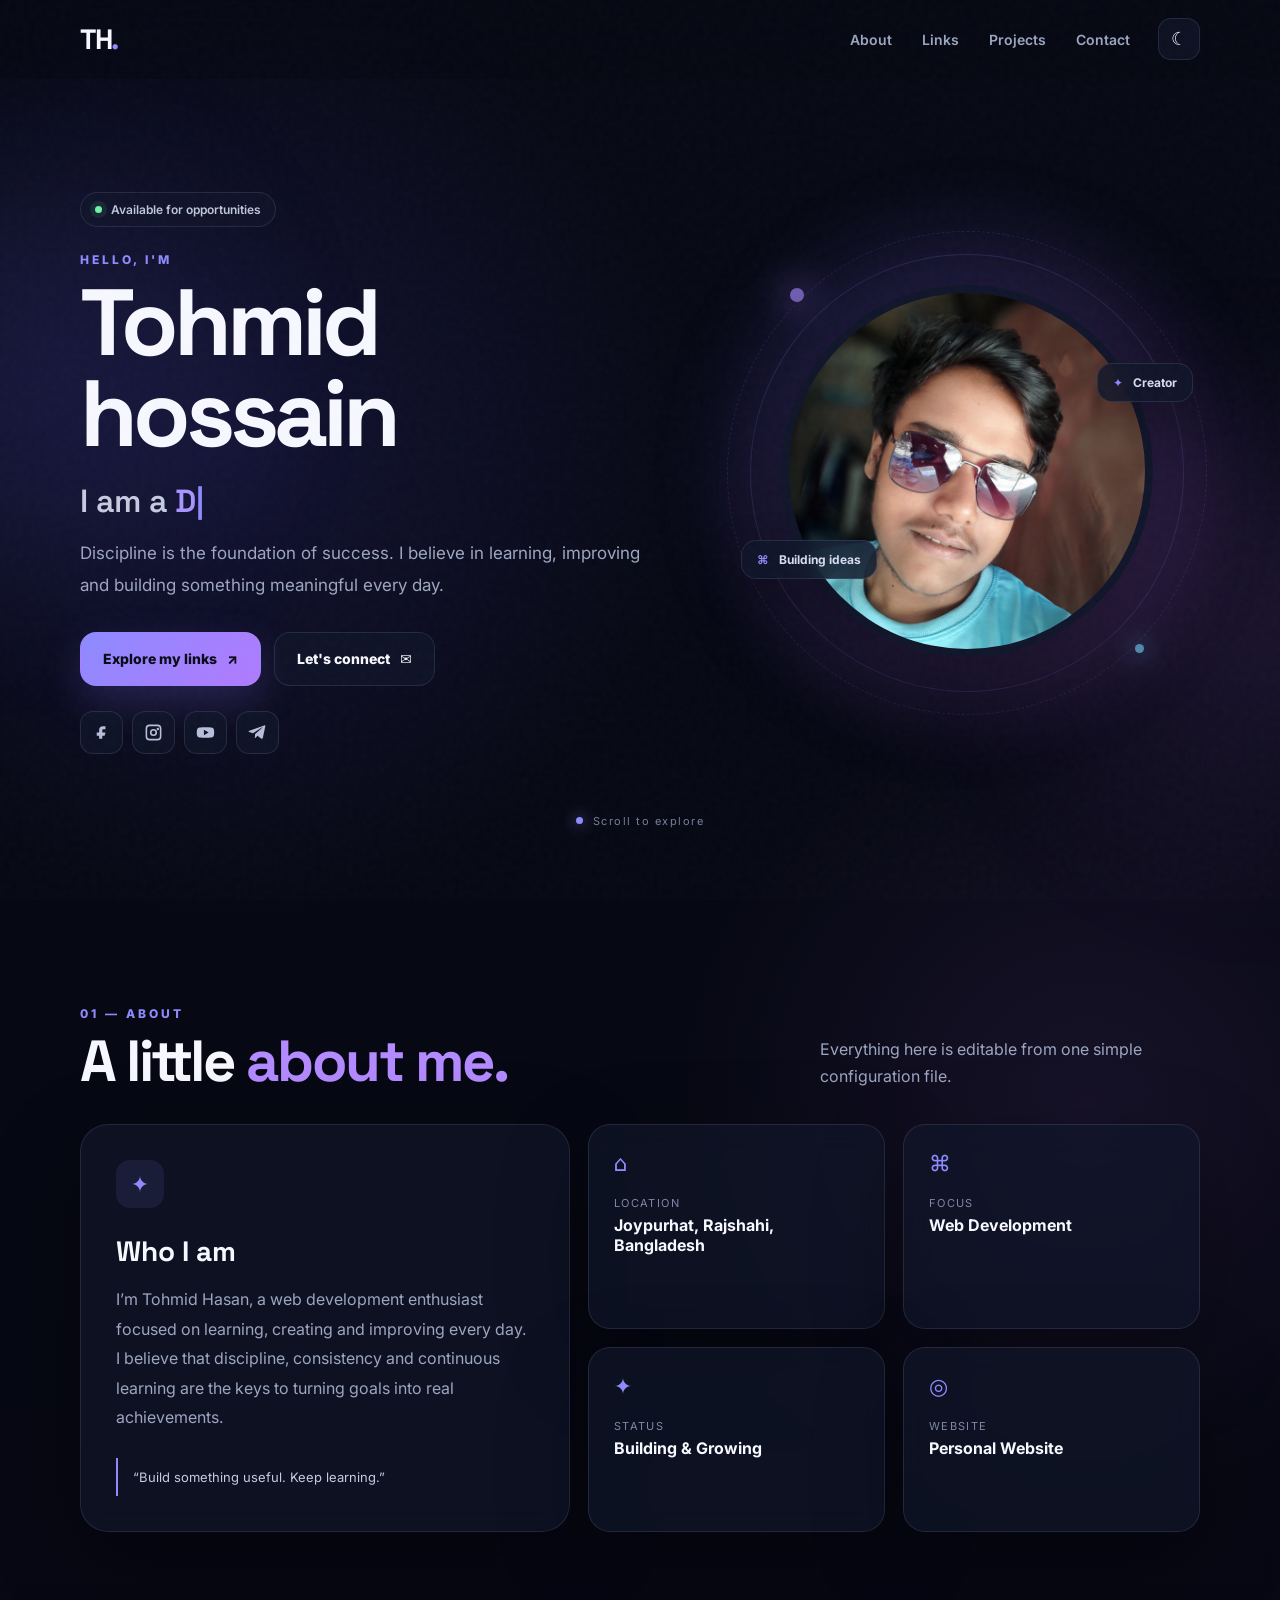
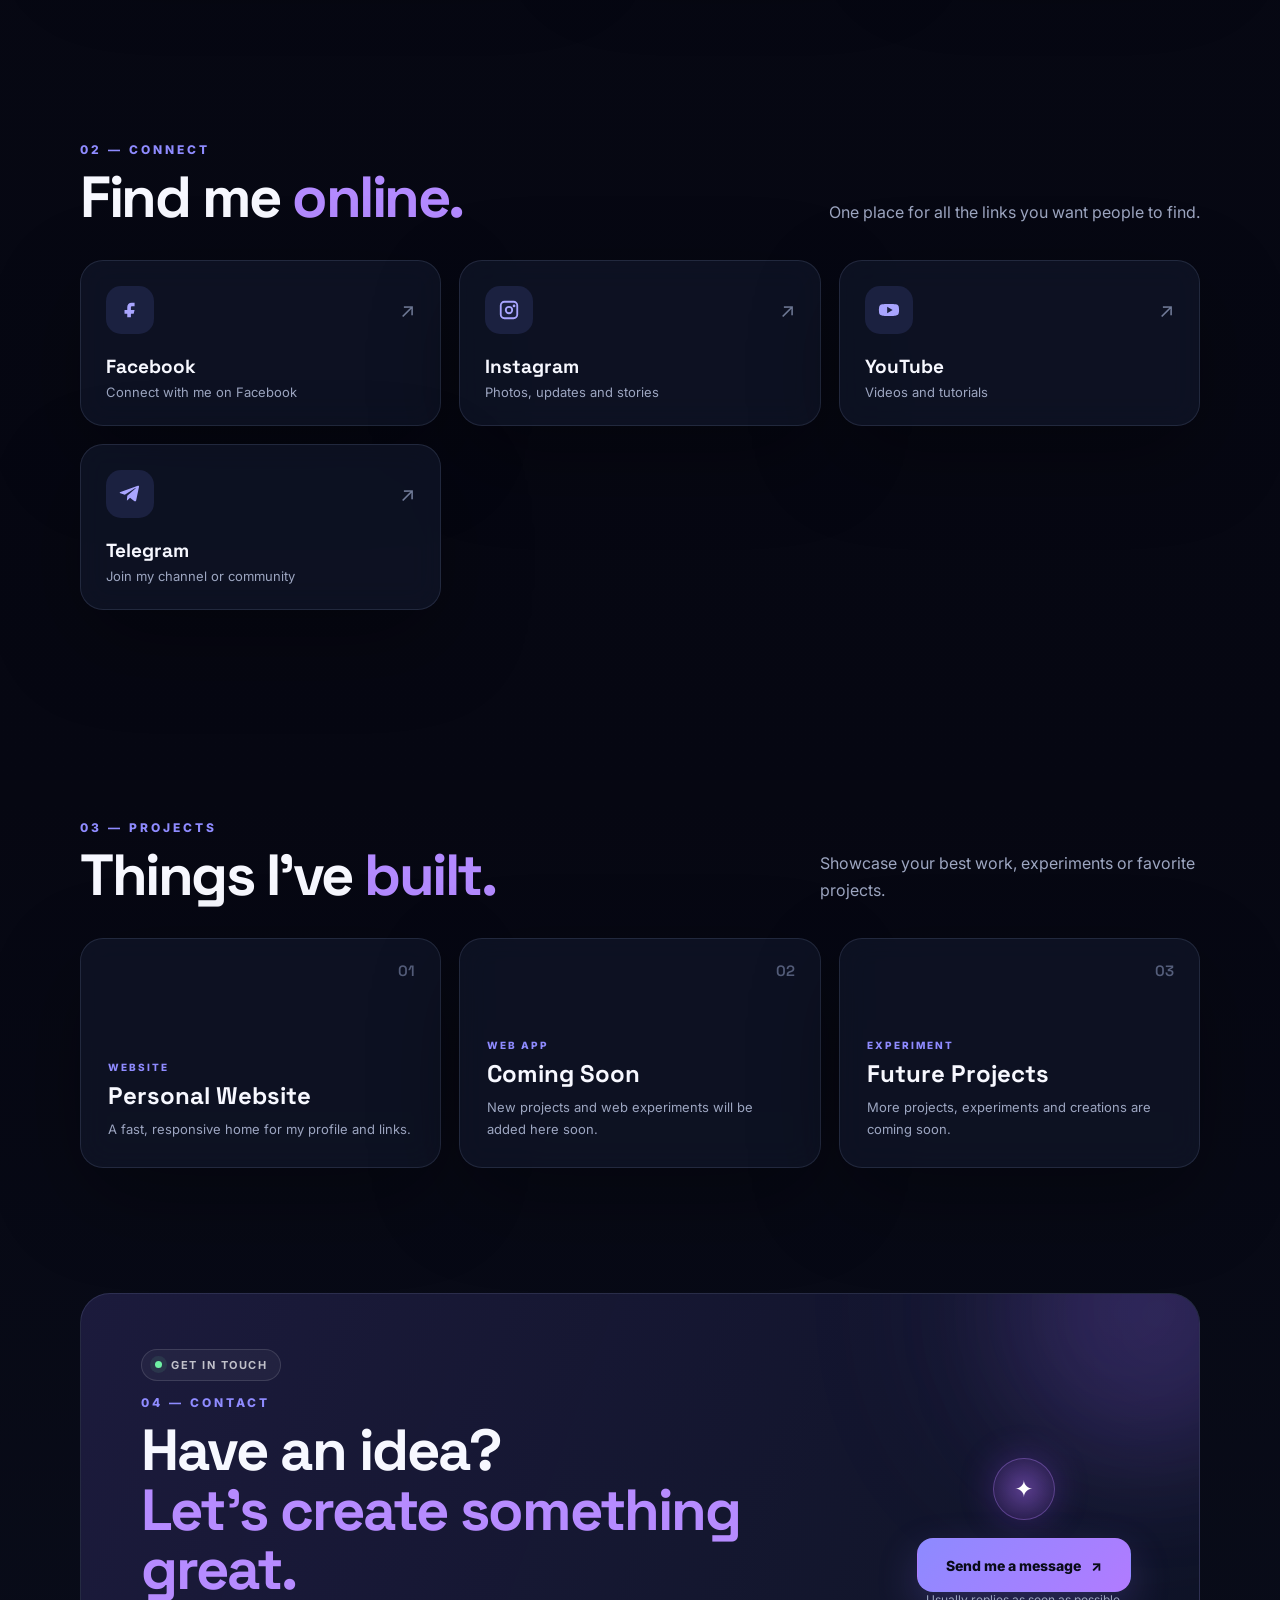
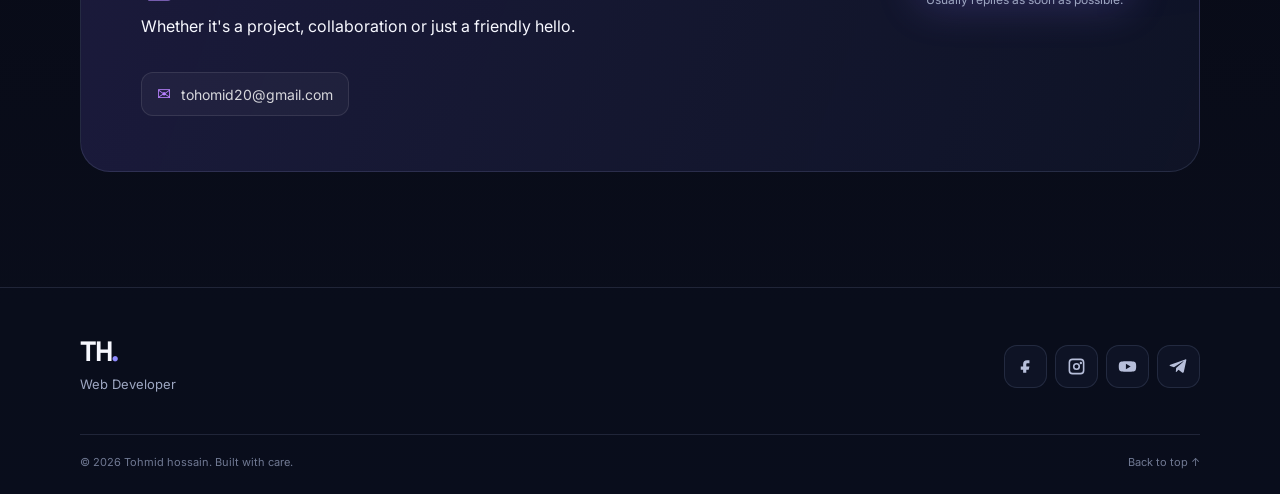
<file: index.html>
<!doctype html>
<html lang="en">
<head>
  <meta charset="utf-8">
  <meta name="google-site-verification" content="zMmWGS7sXZFOZormukbZlUJLCNGxxXY0jKE3ExCUGZ8" />
  <meta name="viewport" content="width=device-width, initial-scale=1">
  <meta name="theme-color" content="#070914">
  <meta name="description" content="Tohmid Hasan — Web Developer, creator and learner. Explore my profile, projects and social links.">
  <meta property="og:title" content="Tohmid Hasan — Personal Website">
  <meta property="og:description" content="Explore Tohmid Hasan's profile, projects and social links.">
  <meta property="og:type" content="website">
  <meta property="og:url" content="https://tohmid20.github.io/personal-website/">
  <meta property="og:image" content="https://tohmid20.github.io/personal-website/assets/profile.jpg">
  <meta name="twitter:card" content="summary_large_image">
  <meta name="twitter:title" content="Tohmid Hasan — Personal Website">
  <meta name="twitter:description" content="Explore Tohmid Hasan's profile, projects and social links.">
  <meta name="twitter:image" content="https://tohmid20.github.io/personal-website/assets/profile.jpg">
  <title>Tohmid Hasan — Personal Website</title>
  <link rel="icon" type="image/svg+xml" href="assets/favicon.svg">
  <link rel="preconnect" href="https://fonts.googleapis.com">
  <link rel="preconnect" href="https://fonts.gstatic.com" crossorigin>
  <link href="https://fonts.googleapis.com/css2?family=Inter:wght@400;500;600;700;800&family=Space+Grotesk:wght@500;600;700&display=swap" rel="stylesheet">
  <link rel="stylesheet" href="style.css">
  <link rel="manifest" href="manifest.json">
</head>
<body>
  <div class="noise"></div>
  <div class="aurora aurora-a"></div>
  <div class="aurora aurora-b"></div>

  <header class="header" id="header">
    <nav class="nav container">
      <a href="#home" class="logo" aria-label="Home">TH<span>.</span></a>

      <div class="desktop-nav">
        <a href="#about">About</a>
        <a href="#links">Links</a>
        <a href="#projects">Projects</a>
        <a href="#contact">Contact</a>
      </div>

      <div class="nav-tools">
        <button class="round-btn" id="themeBtn" aria-label="Toggle theme" title="Toggle theme">☾</button>
        <button class="round-btn menu-toggle" id="menuBtn" aria-label="Open menu" aria-expanded="false">
          <span></span><span></span><span></span>
        </button>
      </div>

      <div class="mobile-menu" id="mobileMenu">
        <a href="#about">About</a>
        <a href="#links">Links</a>
        <a href="#projects">Projects</a>
        <a href="#contact">Contact</a>
      </div>
    </nav>
  </header>

  <main>
    <section class="hero container" id="home">
      <div class="hero-grid">
        <div class="hero-copy reveal">
          <div class="status-pill"><span class="pulse-dot"></span> Available for opportunities</div>
          <p class="kicker">HELLO, I'M</p>
          <h1 id="name">Tohmid Hasan</h1>
          <h2>I am a <span class="typing" id="typing"></span><span class="cursor">|</span></h2>
          <p class="lead" id="bio">
            I build useful digital experiences, experiment with technology and share what I learn.
          </p>

          <div class="hero-actions">
            <a class="btn btn-primary" href="#links">Explore my links <span>↗</span></a>
            <a class="btn btn-ghost" href="#contact">Let's connect <span>✉</span></a>
          </div>

          <div class="social-row" id="heroSocials" aria-label="Social links"></div>
        </div>

        <div class="hero-visual reveal reveal-delay">
          <div class="orb orb-one"></div>
          <div class="orb orb-two"></div>
          <div class="photo-wrap">
            <div class="photo-glow"></div>
            <img id="profile" src="assets/profile.jpg" alt="Your profile photo"
                 onerror="this.style.display='none'; document.getElementById('fallback').style.display='grid';">
            <div id="fallback" class="fallback">TH</div>
            <div class="floating-card card-top"><span>✦</span> Creator</div>
            <div class="floating-card card-bottom"><span>⌘</span> Building ideas</div>
          </div>
        </div>
      </div>
      <div class="scroll-cue"><span></span> Scroll to explore</div>
    </section>

    <section class="section container" id="about">
      <div class="section-head reveal">
        <div>
          <p class="kicker">01 — ABOUT</p>
          <h2>A little <span>about me.</span></h2>
        </div>
        <p>Everything here is editable from one simple configuration file.</p>
      </div>

      <div class="about-grid">
        <article class="glass-card about-card reveal">
          <div class="mini-icon">✦</div>
          <h3>Who I am</h3>
          <p id="aboutText">
            I'm a curious person who enjoys learning, creating projects and turning ideas into simple digital experiences.
          </p>
          <div class="quote">“Build something useful. Keep learning.”</div>
        </article>

        <div class="facts-grid" id="facts"></div>
      </div>
    </section>

    <section class="section container" id="links">
      <div class="section-head reveal">
        <div>
          <p class="kicker">02 — CONNECT</p>
          <h2>Find me <span>online.</span></h2>
        </div>
        <p>One place for all the links you want people to find.</p>
      </div>
      <div class="link-grid" id="linksGrid"></div>
    </section>

    <section class="section container" id="projects">
      <div class="section-head reveal">
        <div>
          <p class="kicker">03 — PROJECTS</p>
          <h2>Things I've <span>built.</span></h2>
        </div>
        <p>Showcase your best work, experiments or favorite projects.</p>
      </div>
      <div class="project-grid" id="projectsGrid"></div>
    </section>

    <section class="cta container reveal" id="contact">
      <div class="cta-inner contact-premium">
        <div class="contact-copy">
          <div class="contact-badge"><span class="pulse-dot"></span> GET IN TOUCH</div>
          <p class="kicker">04 — CONTACT</p>
          <h2>Have an idea?<br><span>Let's create something great.</span></h2>
          <p id="contactText">Whether it's a project, collaboration or just a friendly hello — I'd love to hear from you.</p>
          <div class="contact-email"><span>✉</span><span id="contactEmail">tohomid20@gmail.com</span></div>
        </div>
        <div class="contact-action">
          <div class="contact-orb">✦</div>
          <a class="btn btn-primary big contact-btn" id="emailLink" href="mailto:tohomid20@gmail.com">Send me a message <span>↗</span></a>
          <p>Usually replies as soon as possible.</p>
        </div>
      </div>
    </section>
  </main>

  <footer class="footer">
    <div class="container footer-top">
      <div>
        <a href="#home" class="logo">TH<span>.</span></a>
        <p id="footerRole">Web Developer</p>
      </div>
      <div class="footer-socials" id="footerSocials"></div>
    </div>
    <div class="container footer-bottom">
      <span id="copyright"></span>
      <a href="#home">Back to top ↑</a>
    </div>
  </footer>

  <script src="script.js"></script>
  <script>if ("serviceWorker" in navigator) { window.addEventListener("load", () => navigator.serviceWorker.register("./service-worker.js")); }</script>
</body>
</html>
</file>
<file: style.css>
*{box-sizing:border-box}
:root{
  --bg:#070914;--bg-soft:#0c1020;--surface:rgba(18,23,43,.66);--surface-solid:#12172a;
  --line:rgba(151,159,205,.16);--text:#f7f8ff;--muted:#9da6c1;
  --purple:#8f8bff;--violet:#bd78ff;--cyan:#73d9ff;
  --shadow:0 30px 90px rgba(0,0,0,.32);--radius:28px
}
html{scroll-behavior:smooth}
body{
  margin:0;color:var(--text);background:
  radial-gradient(circle at 18% 12%,rgba(100,86,255,.13),transparent 30rem),
  radial-gradient(circle at 85% 30%,rgba(189,120,255,.09),transparent 26rem),
  linear-gradient(180deg,var(--bg),#060712 65%,#0a0e1c);
  font-family:Inter,system-ui,sans-serif;overflow-x:hidden
}
body.light{
  --bg:#f4f6fb;--bg-soft:#edf0f7;--surface:rgba(255,255,255,.72);--surface-solid:#fff;
  --line:rgba(42,51,82,.14);--text:#13182a;--muted:#65708b;
  background:radial-gradient(circle at 18% 12%,rgba(115,108,255,.12),transparent 30rem),linear-gradient(180deg,#f7f8fc,#edf0f7)
}
a{text-decoration:none;color:inherit}.container{width:min(1120px,calc(100% - 40px));margin:auto}
.noise{position:fixed;inset:0;pointer-events:none;opacity:.025;z-index:100;background-image:url("data:image/svg+xml,%3Csvg viewBox='0 0 180 180' xmlns='http://www.w3.org/2000/svg'%3E%3Cfilter id='n'%3E%3CfeTurbulence type='fractalNoise' baseFrequency='.8' numOctaves='3' stitchTiles='stitch'/%3E%3C/filter%3E%3Crect width='100%25' height='100%25' filter='url(%23n)'/%3E%3C/svg%3E")}
.aurora{position:fixed;width:380px;height:380px;border-radius:50%;filter:blur(100px);opacity:.11;pointer-events:none}.aurora-a{background:#756eff;top:20%;left:-170px;animation:drift 14s ease-in-out infinite}.aurora-b{background:#c56fff;right:-170px;bottom:10%;animation:drift 18s ease-in-out infinite reverse}
@keyframes drift{50%{transform:translate(80px,-50px) scale(1.12)}}
.header{position:sticky;top:0;z-index:90;border-bottom:1px solid transparent;transition:.3s;background:rgba(7,9,20,.48);backdrop-filter:blur(18px)}
body.light .header{background:rgba(247,248,252,.7)}
.header.scrolled{border-color:var(--line)}
.nav{height:78px;display:flex;align-items:center;justify-content:space-between;position:relative}
.logo{font:700 28px "Space Grotesk",sans-serif;letter-spacing:-1.5px}.logo span{color:var(--purple)}
.desktop-nav{display:flex;gap:30px;margin-left:auto;margin-right:28px}.desktop-nav a,.mobile-menu a{font-size:14px;color:var(--muted);font-weight:600;transition:.2s}.desktop-nav a:hover,.mobile-menu a:hover{color:var(--text)}
.nav-tools{display:flex;gap:8px}.round-btn{border:1px solid var(--line);background:var(--surface);color:var(--text);width:42px;height:42px;border-radius:13px;cursor:pointer;font-size:18px;display:grid;place-items:center}
.menu-toggle{display:none;gap:4px}.menu-toggle span{width:17px;height:2px;background:currentColor;border-radius:5px;transition:.25s}
.mobile-menu{display:none;position:absolute;top:72px;left:0;right:0;padding:14px;background:rgba(12,16,32,.96);border:1px solid var(--line);border-radius:18px;box-shadow:var(--shadow)}
.mobile-menu a{display:block;padding:12px}
.hero{min-height:calc(100vh - 78px);display:grid;align-content:center;padding:90px 0 50px;position:relative}
.hero-grid{display:grid;grid-template-columns:1.12fr .88fr;align-items:center;gap:60px}
.status-pill{display:inline-flex;align-items:center;gap:9px;border:1px solid var(--line);background:rgba(18,23,43,.58);padding:9px 14px;border-radius:999px;color:#bfc7db;font-size:12px;font-weight:600;margin-bottom:25px}
.pulse-dot{width:7px;height:7px;background:#6ff2a4;border-radius:50%;box-shadow:0 0 0 5px rgba(111,242,164,.09);animation:pulse 1.7s infinite}
@keyframes pulse{50%{box-shadow:0 0 0 10px rgba(111,242,164,0)}}
.kicker{font-size:12px;letter-spacing:3px;color:var(--purple);font-weight:800;margin:0 0 11px}
.hero h1{font:700 clamp(50px,7.4vw,94px)/.96 "Space Grotesk",sans-serif;letter-spacing:-5px;margin:0}
.hero h2{font:600 clamp(21px,3vw,32px) "Space Grotesk",sans-serif;color:#c6cce0;margin:22px 0 16px}.hero h2 .typing{color:#a895ff}.cursor{color:var(--purple);animation:blink .8s infinite}@keyframes blink{50%{opacity:0}}
.lead{max-width:640px;color:var(--muted);font-size:17px;line-height:1.9;margin:0}.hero-actions{display:flex;gap:13px;flex-wrap:wrap;margin-top:30px}
.btn{min-height:54px;padding:0 22px;border-radius:16px;display:inline-flex;align-items:center;justify-content:center;gap:10px;font-size:14px;font-weight:800;transition:.25s;border:1px solid transparent}
.btn:hover{transform:translateY(-3px)}.btn-primary{background:linear-gradient(135deg,#8d8aff,#b17bff);color:#090b18;box-shadow:0 15px 40px rgba(135,116,255,.22)}.btn-ghost{border-color:var(--line);background:var(--surface);color:var(--text)}.btn.big{padding:0 28px;min-width:210px}
.social-row{display:flex;gap:9px;margin-top:25px}.social{width:43px;height:43px;border:1px solid var(--line);border-radius:13px;display:grid;place-items:center;background:var(--surface);color:#b7bfda;transition:.25s}.social:hover{color:white;transform:translateY(-3px);border-color:rgba(143,139,255,.55);box-shadow:0 8px 30px rgba(115,108,255,.14)}.social svg{width:19px;height:19px;fill:currentColor}
.hero-visual{min-height:530px;display:grid;place-items:center;position:relative}.photo-wrap{width:min(390px,78vw);aspect-ratio:1;border-radius:50%;padding:9px;position:relative}
.photo-wrap:before{content:"";position:absolute;inset:-22px;border:1px solid rgba(143,139,255,.16);border-radius:50%;animation:spin 18s linear infinite}.photo-wrap:after{content:"";position:absolute;inset:-45px;border:1px dashed rgba(189,120,255,.14);border-radius:50%;animation:spin 27s linear infinite reverse}
@keyframes spin{to{transform:rotate(360deg)}}
.photo-glow{position:absolute;inset:-35px;border-radius:50%;background:linear-gradient(135deg,#726dff,#d075ff);filter:blur(45px);opacity:.2;animation:glow 4s ease-in-out infinite alternate}@keyframes glow{to{transform:scale(1.06);opacity:.3}}
.photo-wrap img,.fallback{position:relative;width:100%;height:100%;border-radius:50%;object-fit:cover;border:8px solid #11162a;box-shadow:0 30px 90px rgba(0,0,0,.42);background:linear-gradient(135deg,#23294a,#11162b);z-index:2}.fallback{display:none;place-items:center;font:700 80px "Space Grotesk";color:#aaa6ff}
.orb{position:absolute;border-radius:50%;filter:blur(.2px);opacity:.65}.orb-one{width:14px;height:14px;background:#a88cff;top:15%;left:12%;box-shadow:0 0 35px 8px rgba(168,140,255,.45);animation:float 5s ease-in-out infinite}.orb-two{width:9px;height:9px;background:#72dcff;bottom:16%;right:12%;box-shadow:0 0 25px 5px rgba(114,220,255,.4);animation:float 6s ease-in-out infinite reverse}@keyframes float{50%{transform:translateY(-18px)}}
.floating-card{position:absolute;z-index:4;padding:11px 15px;border:1px solid var(--line);background:rgba(17,22,42,.82);backdrop-filter:blur(14px);border-radius:15px;box-shadow:0 18px 45px rgba(0,0,0,.25);font-size:12px;font-weight:700;color:#d7dced;animation:floatCard 5s ease-in-out infinite}.floating-card span{color:var(--purple);margin-right:7px}.card-top{right:-8%;top:22%}.card-bottom{left:-8%;bottom:23%;animation-delay:1.2s}@keyframes floatCard{50%{transform:translateY(-9px) rotate(1deg)}}
.scroll-cue{display:flex;align-items:center;gap:10px;justify-content:center;color:#747e9b;font-size:11px;letter-spacing:1.5px;margin-top:60px}.scroll-cue span{width:7px;height:7px;border-radius:50%;background:var(--purple);box-shadow:0 0 16px var(--purple);animation:pulse 1.6s infinite}
.section{padding:105px 0}.section-head{display:flex;justify-content:space-between;align-items:end;gap:30px;margin-bottom:34px}.section-head h2{font:700 clamp(36px,5vw,58px)/1 "Space Grotesk";letter-spacing:-2.5px;margin:0}.section-head h2 span{color:#b38aff}.section-head>p{max-width:380px;color:var(--muted);margin:0;line-height:1.7}
.about-grid{display:grid;grid-template-columns:1fr 1.25fr;gap:18px}.glass-card,.fact,.link-card,.project-card{border:1px solid var(--line);background:var(--surface);backdrop-filter:blur(15px);box-shadow:var(--shadow)}
.about-card{border-radius:var(--radius);padding:35px;min-height:350px}.mini-icon{width:48px;height:48px;border-radius:14px;background:rgba(143,139,255,.1);display:grid;place-items:center;color:var(--purple);font-size:22px;margin-bottom:25px}.about-card h3{font:700 28px "Space Grotesk";margin:0 0 12px}.about-card p{color:var(--muted);line-height:1.85}.quote{border-left:2px solid var(--purple);padding:11px 0 11px 15px;color:#c5cbe0;font-size:13px;margin-top:25px}
.facts-grid{display:grid;grid-template-columns:repeat(2,1fr);gap:18px}.fact{border-radius:22px;padding:25px;transition:.25s}.fact:hover{transform:translateY(-4px);border-color:rgba(143,139,255,.4)}.fact-icon{font-size:22px;color:var(--purple);margin-bottom:20px}.fact small{display:block;color:#7f89a5;font-size:11px;text-transform:uppercase;letter-spacing:1.4px;margin-bottom:5px}.fact strong{font-size:16px}
.link-grid{display:grid;grid-template-columns:repeat(3,1fr);gap:18px}.link-card{border-radius:23px;padding:25px;position:relative;overflow:hidden;transition:.3s}.link-card:before{content:"";position:absolute;width:100px;height:100px;border-radius:50%;background:var(--purple);filter:blur(55px);opacity:0;right:-30px;top:-30px;transition:.3s}.link-card:hover{transform:translateY(-5px);border-color:rgba(143,139,255,.4)}.link-card:hover:before{opacity:.16}.link-top{display:flex;align-items:center;justify-content:space-between}.link-icon{width:48px;height:48px;border-radius:15px;background:#1b2140;display:grid;place-items:center;color:#a9a5ff}.link-icon svg{width:22px;height:22px;fill:currentColor}.link-arrow{font-size:20px;color:#707a97}.link-card h3{margin:20px 0 5px;font:700 19px "Space Grotesk"}.link-card p{color:var(--muted);font-size:13px;margin:0}
.project-grid{display:grid;grid-template-columns:repeat(3,1fr);gap:18px}.project-card{min-height:230px;border-radius:23px;padding:27px;display:flex;flex-direction:column;justify-content:flex-end;position:relative;overflow:hidden;transition:.3s}.project-card:hover{transform:translateY(-5px)}.project-number{position:absolute;top:22px;right:25px;color:#555e7b;font:600 15px "Space Grotesk"}.project-tag{font-size:10px;letter-spacing:2px;color:var(--purple);font-weight:800;text-transform:uppercase}.project-card h3{font:700 24px "Space Grotesk";margin:7px 0}.project-card p{font-size:13px;color:var(--muted);line-height:1.7;margin:0}
.cta{padding:20px 0 115px}.cta-inner{border:1px solid var(--line);border-radius:30px;padding:55px 60px;background:linear-gradient(110deg,rgba(31,30,67,.85),rgba(17,22,42,.78));display:flex;justify-content:space-between;align-items:center;gap:30px;overflow:hidden;position:relative}.cta-inner:after{content:"";position:absolute;width:280px;height:280px;border-radius:50%;background:#8d7dff;filter:blur(110px);opacity:.14;right:-70px;top:-130px}.cta h2{font:700 clamp(36px,5vw,58px)/1.03 "Space Grotesk";letter-spacing:-2px;margin:0 0 14px}.cta h2 span{color:#b68bff}.cta p:last-child{color:var(--muted);margin:0}.footer{border-top:1px solid var(--line);padding:45px 0 25px;background:rgba(10,14,28,.55)}.footer-top{display:flex;justify-content:space-between;align-items:center}.footer-top p{color:var(--muted);font-size:13px;margin:7px 0}.footer-socials{display:flex;gap:8px}.footer-bottom{border-top:1px solid var(--line);margin-top:35px;padding-top:20px;display:flex;justify-content:space-between;color:#707993;font-size:11px}.footer-bottom a:hover{color:var(--text)}
.reveal{opacity:0;transform:translateY(24px);transition:opacity .75s ease,transform .75s ease}.reveal.show{opacity:1;transform:none}.reveal-delay{transition-delay:.15s}
@media(max-width:900px){.hero-grid{grid-template-columns:1fr;text-align:center}.hero-copy{display:flex;flex-direction:column;align-items:center}.lead{max-width:650px}.hero-visual{min-height:460px}.desktop-nav{display:none}.menu-toggle{display:grid}.mobile-menu.open{display:block}.about-grid{grid-template-columns:1fr}.link-grid,.project-grid{grid-template-columns:repeat(2,1fr)}.section-head{align-items:start;flex-direction:column}.section-head>p{max-width:600px}}
@media(max-width:600px){.container{width:calc(100% - 28px)}.hero{padding-top:65px}.hero h1{letter-spacing:-3px}.hero-visual{min-height:380px}.photo-wrap{width:280px}.card-top{right:-4%}.card-bottom{left:-4%}.floating-card{font-size:10px;padding:9px 11px}.section{padding:75px 0}.facts-grid,.link-grid,.project-grid{grid-template-columns:1fr}.about-card{min-height:auto;padding:27px}.cta-inner{padding:35px 25px;flex-direction:column;align-items:flex-start}.btn.big{width:100%}.footer-top,.footer-bottom{flex-direction:column;align-items:flex-start;gap:18px}.hero-actions{width:100%}.hero-actions .btn{flex:1}.social-row{margin-top:20px}}

/* Premium Contact Section */
.contact-premium{
  position:relative;
  overflow:hidden;
  gap:40px;
}

.contact-premium::before{
  content:"";
  position:absolute;
  width:280px;
  height:280px;
  right:-100px;
  top:-120px;
  border-radius:50%;
  background:rgba(155,92,255,.16);
  filter:blur(60px);
  pointer-events:none;
}

.contact-copy,
.contact-action{
  position:relative;
  z-index:1;
}

.contact-badge{
  display:inline-flex;
  align-items:center;
  gap:9px;
  padding:8px 13px;
  margin-bottom:14px;
  border:1px solid rgba(255,255,255,.12);
  border-radius:999px;
  background:rgba(255,255,255,.045);
  color:rgba(255,255,255,.72);
  font-size:11px;
  font-weight:700;
  letter-spacing:.14em;
}

.contact-email{
  display:inline-flex;
  align-items:center;
  gap:10px;
  margin-top:20px;
  padding:11px 15px;
  border:1px solid rgba(255,255,255,.1);
  border-radius:12px;
  background:rgba(255,255,255,.035);
  color:rgba(255,255,255,.82);
  font-size:14px;
}

.contact-email span:first-child{
  color:#b982ff;
  font-size:17px;
}

.contact-action{
  min-width:230px;
  display:flex;
  flex-direction:column;
  align-items:center;
  justify-content:center;
}

.contact-orb{
  width:62px;
  height:62px;
  display:grid;
  place-items:center;
  margin-bottom:18px;
  border-radius:50%;
  color:#fff;
  font-size:23px;
  background:radial-gradient(circle,rgba(173,108,255,.45),rgba(94,40,160,.12));
  border:1px solid rgba(184,128,255,.35);
  box-shadow:0 0 35px rgba(156,79,255,.28);
  animation:contactFloat 3s ease-in-out infinite;
}

.contact-btn{
  min-width:210px;
  justify-content:center;
}

.contact-action p{
  margin:12px 0 0;
  font-size:12px;
  color:rgba(255,255,255,.45);
  text-align:center;
}

@keyframes contactFloat{
  0%,100%{transform:translateY(0)}
  50%{transform:translateY(-7px)}
}

@media (max-width:700px){
  .contact-premium{
    gap:28px;
  }

  .contact-action{
    width:100%;
    min-width:0;
  }

  .contact-btn{
    width:100%;
    min-width:0;
  }

  .contact-email{
    max-width:100%;
    overflow:hidden;
    text-overflow:ellipsis;
    white-space:nowrap;
  }
}


/* Mobile performance optimization */
@media (max-width:700px){
  html{
    scroll-behavior:auto;
  }

  .aurora-a,
  .aurora-b{
    animation:none;
  }

  .photo-wrap:before,
  .photo-wrap:after{
    animation:none;
  }

  .photo-glow{
    animation:none;
  }

  .floating-card,
  .orb-one,
  .orb-two{
    animation:none;
  }

  .floating-card,
  .glass-card,
  .fact,
  .link-card,
  .project-card{
    backdrop-filter:none;
    -webkit-backdrop-filter:none;
  }

  .header{
    backdrop-filter:blur(8px);
    -webkit-backdrop-filter:blur(8px);
  }

  .reveal{
    transition:opacity .35s ease;
    transform:none;
  }
}

@media (prefers-reduced-motion: reduce){
  *,
  *::before,
  *::after{
    animation-duration:.01ms !important;
    animation-iteration-count:1 !important;
    scroll-behavior:auto !important;
    transition-duration:.01ms !important;
  }
}
</file>
